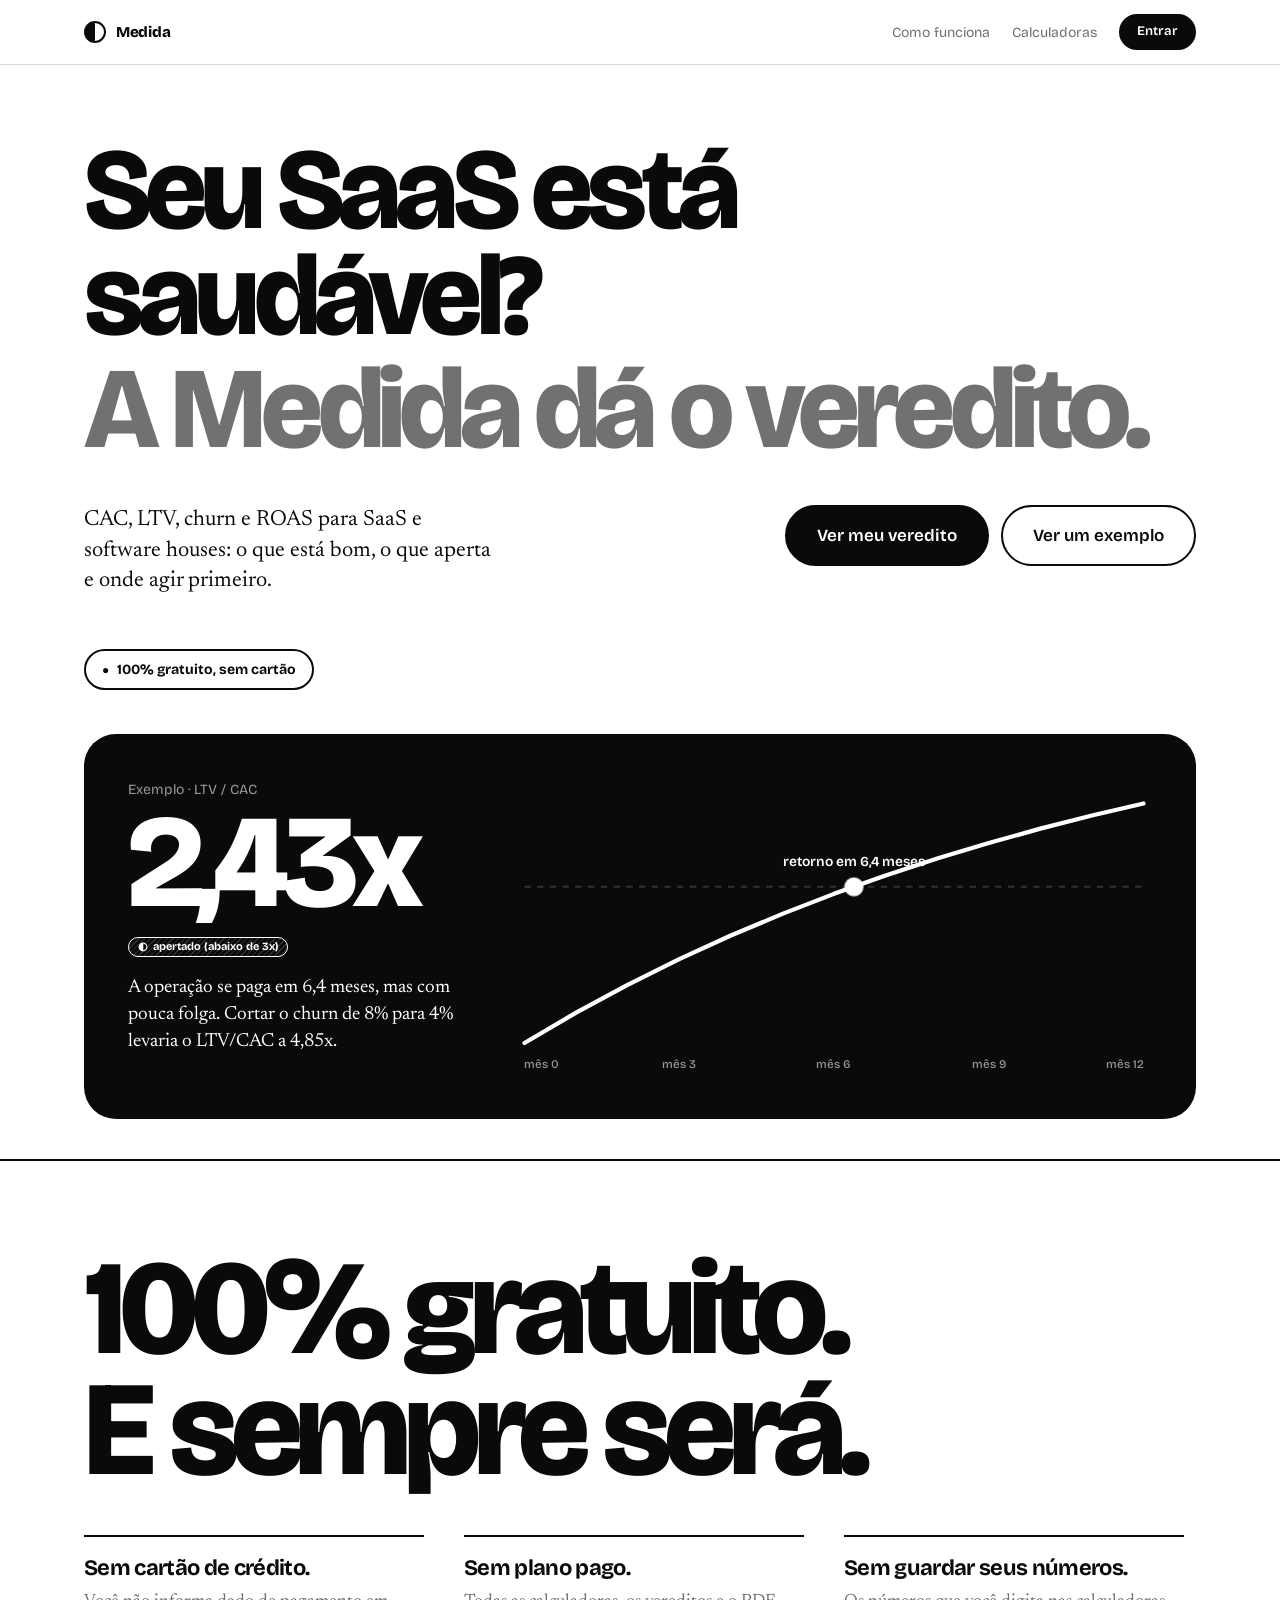
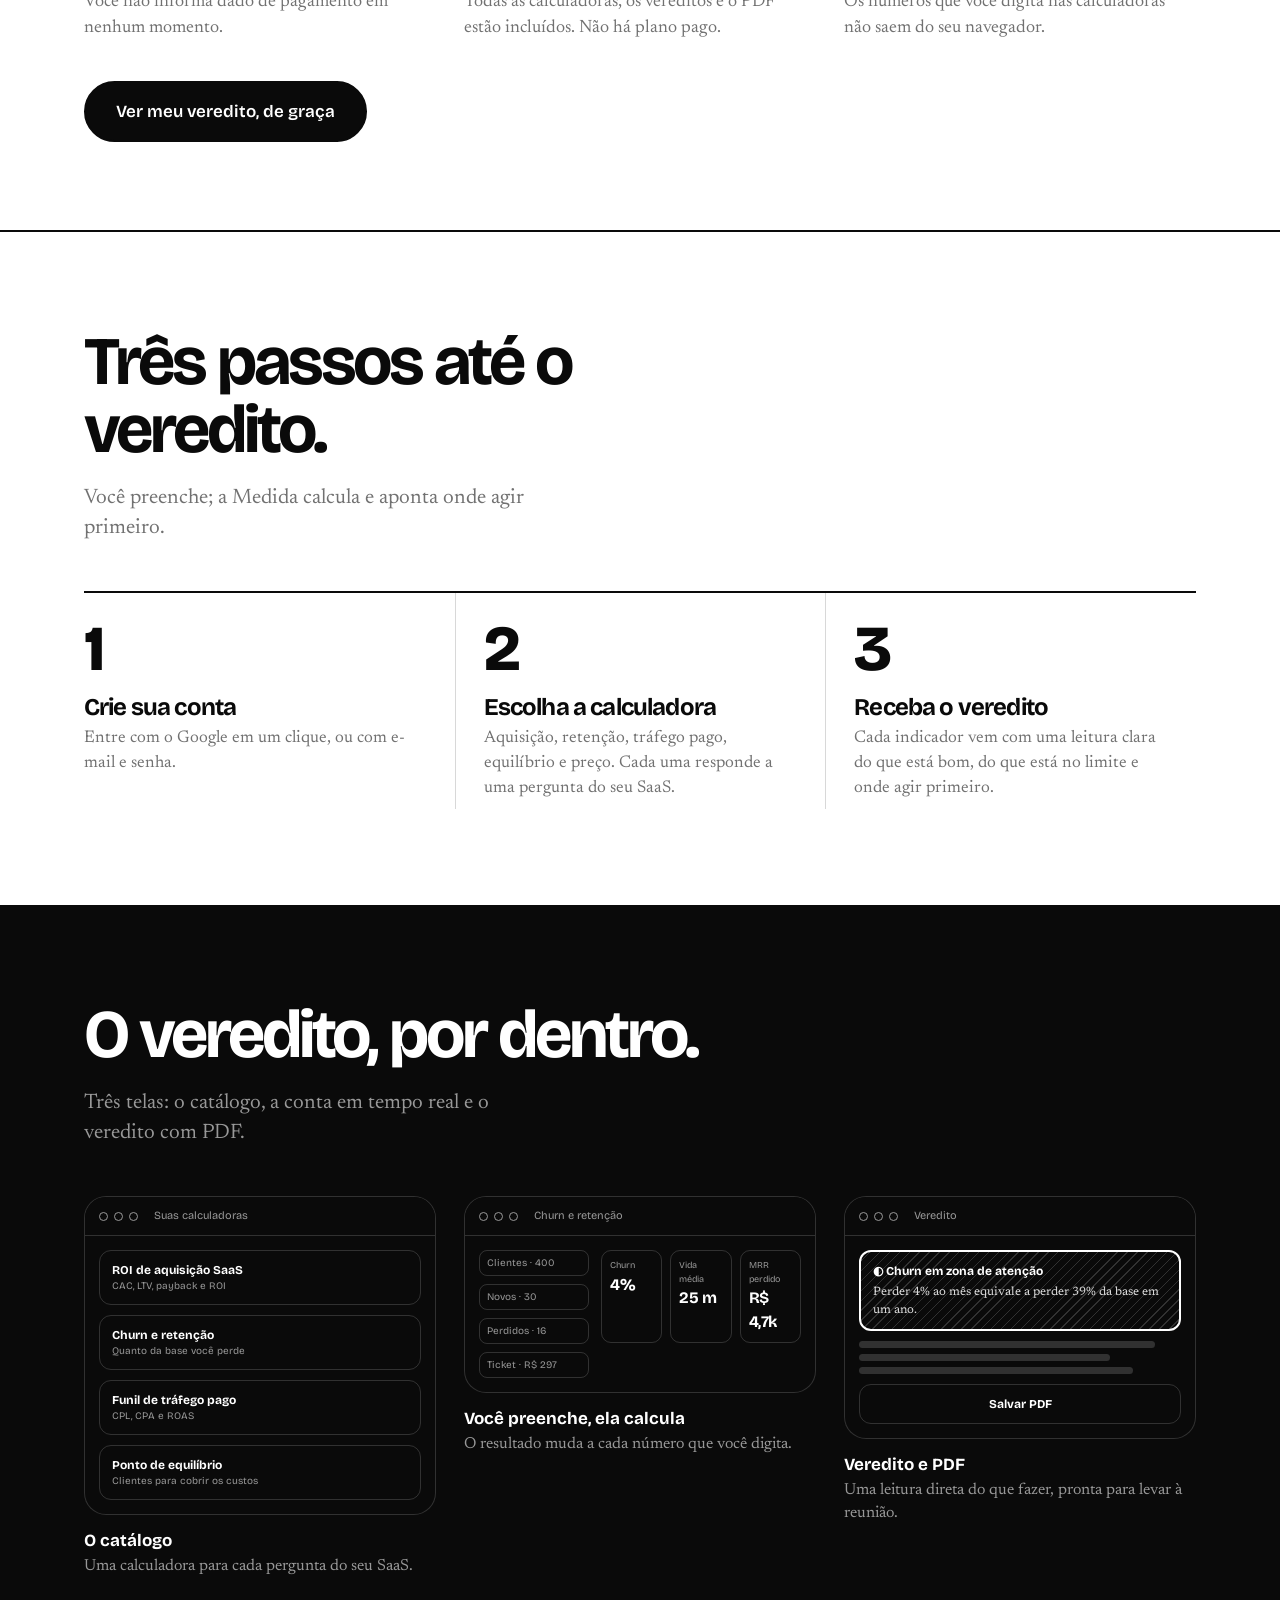
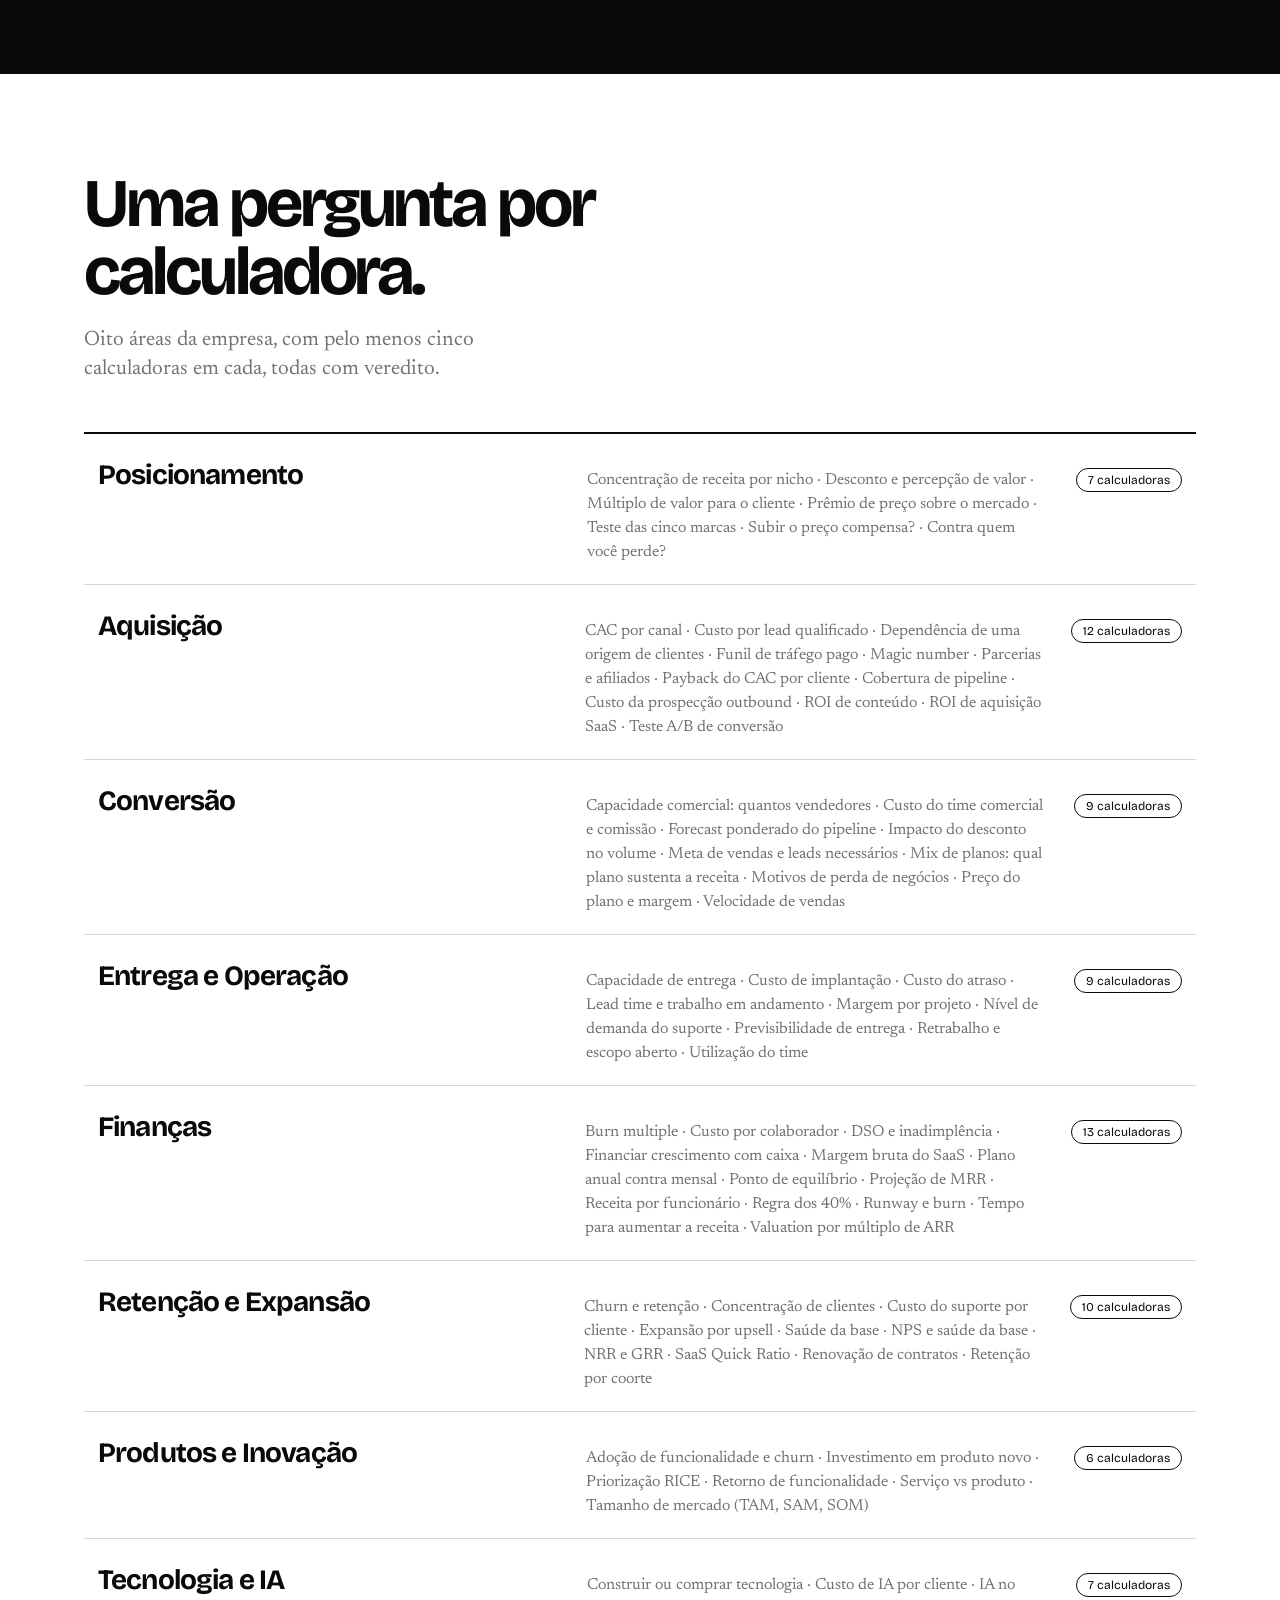
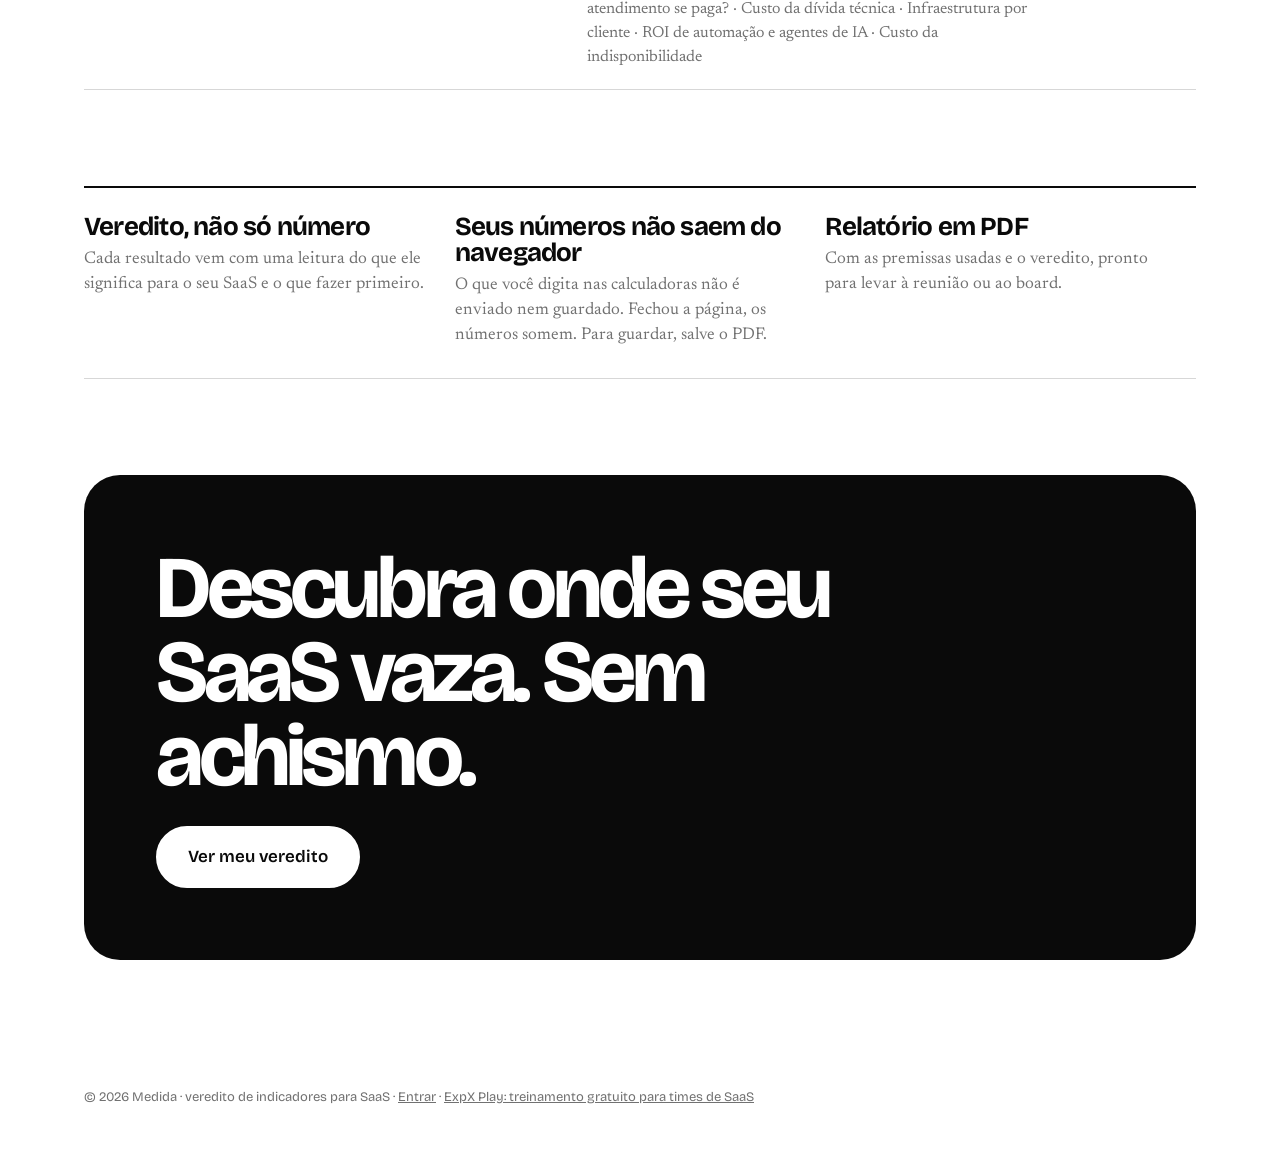
<file: index.html>
<!doctype html>
<html lang="pt-BR">
<head>
<meta charset="utf-8">
<meta name="viewport" content="width=device-width, initial-scale=1">
<title>Medida · o veredito dos indicadores do seu SaaS</title>
<meta name="description" content="Seu CAC, LTV ou churn está bom ou ruim? A Medida calcula e dá o veredito, com o que fazer primeiro. Para SaaS e software houses. Grátis, sem cartão.">
<link rel="icon" type="image/svg+xml" href="assets/marca.svg">
<meta name="theme-color" content="#0b0b0c">
<meta name="apple-mobile-web-app-capable" content="yes">
<meta name="apple-mobile-web-app-status-bar-style" content="black-translucent">
<meta name="apple-mobile-web-app-title" content="Medida">
<link rel="apple-touch-icon" href="/assets/icons/apple-touch-icon.png">
<link rel="manifest" href="/manifest.webmanifest">
<link rel="preconnect" href="https://fonts.googleapis.com">
<link rel="preconnect" href="https://fonts.gstatic.com" crossorigin>
<link href="https://fonts.googleapis.com/css2?family=Bricolage+Grotesque:opsz,wght@12..96,300..800&family=Newsreader:ital,opsz,wght@0,6..72,400..600;1,6..72,400..600&display=swap" rel="stylesheet">
<link rel="stylesheet" href="css/style.css">
</head>
<body>
<header class="top">
  <div class="wrap in">
    <a class="brand" href="#"><span class="logo"></span>Medida</a>
    <span class="sp"></span>
    <nav>
      <a class="l" href="#como">Como funciona</a>
      <a class="l" href="#calculadoras">Calculadoras</a>
      <a class="btn sm" href="app.html">Entrar</a>
    </nav>
  </div>
</header>

<section class="hero">
  <div class="wrap">
    <h1><span class="ln"><span>Seu SaaS está saudável?</span></span><span class="ln"><span>A Medida dá o veredito.</span></span></h1>
    <div class="row">
      <p class="lead">CAC, LTV, churn e ROAS para SaaS e software houses: o que está bom, o que aperta e onde agir primeiro.</p>
      <div class="cta">
        <a class="btn lg" href="app.html#cadastro">Ver meu veredito</a>
        <a class="btn ghost lg" href="#instr">Ver um exemplo</a>
      </div>
      <span class="selo">100% gratuito, sem cartão</span>
    </div>

    <!-- Este painel roda o mesmo cálculo da calculadora de ROI SaaS: ticket R$ 97, churn 8%, 25 clientes, R$ 10.000 investidos. -->
    <div class="instr inv" id="instr" aria-label="Exemplo: LTV sobre CAC de 2,43x, com retorno do investimento em 6,4 meses">
      <div>
        <div class="lab">Exemplo · LTV / CAC</div>
        <div class="big" id="big">0,00x</div>
        <span class="badge warn">apertado (abaixo de 3x)</span>
        <p class="veredito">A operação se paga em 6,4 meses, mas com pouca folga. Cortar o churn de 8% para 4% levaria o LTV/CAC a 4,85x.</p>
      </div>
      <svg viewBox="0 0 600 280" id="chart" role="img" aria-label="Lucro acumulado por mês, cruzando o zero no mês 6,4"></svg>
    </div>
  </div>
</section>

<section class="free" id="gratis">
  <div class="wrap">
    <h2>100% gratuito.<br>E sempre será.</h2>
    <div class="promessas">
      <p><b>Sem cartão de crédito.</b> Você não informa dado de pagamento em nenhum momento.</p>
      <p><b>Sem plano pago.</b> Todas as calculadoras, os vereditos e o PDF estão incluídos. Não há plano pago.</p>
      <p><b>Sem guardar seus números.</b> Os números que você digita nas calculadoras não saem do seu navegador.</p>
    </div>
    <a class="btn lg" href="app.html#cadastro">Ver meu veredito, de graça</a>
  </div>
</section>

<section class="sec" id="como">
  <div class="wrap">
    <h2 class="t">Três passos até o veredito.</h2>
    <p class="s">Você preenche; a Medida calcula e aponta onde agir primeiro.</p>
    <div class="steps">
      <div class="step"><div class="n">1</div><h3>Crie sua conta</h3><p>Entre com o Google em um clique, ou com e-mail e senha.</p></div>
      <div class="step"><div class="n">2</div><h3>Escolha a calculadora</h3><p>Aquisição, retenção, tráfego pago, equilíbrio e preço. Cada uma responde a uma pergunta do seu SaaS.</p></div>
      <div class="step"><div class="n">3</div><h3>Receba o veredito</h3><p>Cada indicador vem com uma leitura clara do que está bom, do que está no limite e onde agir primeiro.</p></div>
    </div>
  </div>
</section>

<section class="sec inv" id="por-dentro">
  <div class="wrap">
    <h2 class="t">O veredito, por dentro.</h2>
    <p class="s">Três telas: o catálogo, a conta em tempo real e o veredito com PDF.</p>
    <div class="inside">
      <figure>
        <div class="mock" aria-hidden="true"><div class="bar"><i></i><i></i><i></i><u>Suas calculadoras</u></div>
          <div class="body">
            <div class="row"><div><b>ROI de aquisição SaaS</b><small>CAC, LTV, payback e ROI</small></div></div>
            <div class="row"><div><b>Churn e retenção</b><small>Quanto da base você perde</small></div></div>
            <div class="row"><div><b>Funil de tráfego pago</b><small>CPL, CPA e ROAS</small></div></div>
            <div class="row"><div><b>Ponto de equilíbrio</b><small>Clientes para cobrir os custos</small></div></div>
          </div></div>
        <figcaption><b>O catálogo</b>Uma calculadora para cada pergunta do seu SaaS.</figcaption>
      </figure>
      <figure>
        <div class="mock" aria-hidden="true"><div class="bar"><i></i><i></i><i></i><u>Churn e retenção</u></div>
          <div class="body">
            <div class="two"><div class="in-f"><div>Clientes · 400</div><div>Novos · 30</div><div>Perdidos · 16</div><div>Ticket · R$ 297</div></div>
            <div class="k3" style="align-content:start"><div class="k"><small>Churn</small><b>4%</b></div><div class="k"><small>Vida média</small><b>25 m</b></div><div class="k"><small>MRR perdido</small><b>R$ 4,7k</b></div></div></div>
          </div></div>
        <figcaption><b>Você preenche, ela calcula</b>O resultado muda a cada número que você digita.</figcaption>
      </figure>
      <figure>
        <div class="mock" aria-hidden="true"><div class="bar"><i></i><i></i><i></i><u>Veredito</u></div>
          <div class="body">
            <div class="dg w">◐ Churn em zona de atenção<span>Perder 4% ao mês equivale a perder 39% da base em um ano.</span></div>
            <div class="pdf"><div class="ln" style="width:92%"></div><div class="ln" style="width:78%"></div><div class="ln" style="width:85%"></div></div>
            <div class="row" style="justify-content:center"><b>Salvar PDF</b></div>
          </div></div>
        <figcaption><b>Veredito e PDF</b>Uma leitura direta do que fazer, pronta para levar à reunião.</figcaption>
      </figure>
    </div>
  </div>
</section>

<section class="sec" id="calculadoras">
  <div class="wrap">
    <h2 class="t">Uma pergunta por calculadora.</h2>
    <p class="s">Oito áreas da empresa, com pelo menos cinco calculadoras em cada, todas com veredito.</p>
    <div class="list" id="lista"></div>
  </div>
</section>

<section class="sec" style="padding-top:0">
  <div class="wrap">
    <div class="facts">
      <div class="fact"><h3>Veredito, não só número</h3><p>Cada resultado vem com uma leitura do que ele significa para o seu SaaS e o que fazer primeiro.</p></div>
      <div class="fact"><h3>Seus números não saem do navegador</h3><p>O que você digita nas calculadoras não é enviado nem guardado. Fechou a página, os números somem. Para guardar, salve o PDF.</p></div>
      <div class="fact"><h3>Relatório em PDF</h3><p>Com as premissas usadas e o veredito, pronto para levar à reunião ou ao board.</p></div>
    </div>
  </div>
</section>

<section class="sec" style="padding-top:0">
  <div class="wrap"><div class="ctaf inv">
    <h2>Descubra onde seu SaaS vaza. Sem achismo.</h2>
    <a class="btn lg" href="app.html#cadastro">Ver meu veredito</a>
  </div></div>
</section>

<footer class="f"><div class="wrap">© <span id="ano"></span> Medida · veredito de indicadores para SaaS · <a href="app.html">Entrar</a> · <a href="https://www.expxplay.com.br" target="_blank" rel="noopener">ExpX Play: treinamento gratuito para times de SaaS</a></div></footer>

<script src="js/config.js"></script>
<script src="js/core.js"></script>
<script src="js/manifest.js"></script>
<script>
  document.getElementById('ano').textContent = new Date().getFullYear();
  const esc = s => String(s).replace(/[&<>"']/g, c => ({ '&': '&amp;', '<': '&lt;', '>': '&gt;', '"': '&quot;', "'": '&#39;' }[c]));
  carregarCalculadoras().then(() => {
    const areas = {};
    CALCULADORAS.forEach(c => (areas[c.categoria] = areas[c.categoria] || []).push(c.nome));
    document.getElementById('lista').innerHTML = Object.entries(areas).map(([area, nomes]) =>
      `<a class="item" href="app.html#cadastro"><b>${esc(area)}</b><span class="d">${esc(nomes.join(' · '))}</span><span class="tag">${nomes.length} calculadoras</span></a>`).join('');
  });

  /* Instrumento do hero: a mesma conta do ROI SaaS (coorte mês a mês) desenhada com os números do exemplo. */
  (function () {
    const invest = 10000, clientes = 25, ticket = 97, margem = 0.8, churn = 0.08, H = 12;
    const pts = [{ t: 0, v: -invest }];
    let ativos = clientes, acum = -invest, be = NaN;
    for (let t = 1; t <= H; t++) {
      const prev = acum, contrib = ativos * ticket * margem;
      acum += contrib; ativos *= 1 - churn;
      if (isNaN(be) && acum >= 0) be = (t - 1) + (0 - prev) / contrib;
      pts.push({ t, v: acum });
    }
    const W = 600, Hh = 280, m = { l: 8, r: 8, t: 24, b: 30 };
    const min = Math.min(...pts.map(p => p.v)), max = Math.max(...pts.map(p => p.v));
    const x = t => m.l + t / H * (W - m.l - m.r), y = v => m.t + (1 - (v - min) / (max - min)) * (Hh - m.t - m.b);
    const d = pts.map((p, i) => (i ? 'L' : 'M') + x(p.t).toFixed(1) + ',' + y(p.v).toFixed(1)).join(' ');
    const meses = [0, 3, 6, 9, 12].map(t => `<text class="ax" x="${x(t)}" y="${Hh - 6}" text-anchor="${t === 0 ? 'start' : t === H ? 'end' : 'middle'}">mês ${t}</text>`).join('');
    const bx = x(be), by = y(0);
    document.getElementById('chart').innerHTML =
      `<line class="zero" x1="${m.l}" x2="${W - m.r}" y1="${by}" y2="${by}"/>${meses}` +
      `<path class="curva" pathLength="1" d="${d}"/>` +
      `<circle class="be" cx="${bx}" cy="${by}" r="9"/>` +
      `<text class="belab" x="${bx}" y="${by - 20}" text-anchor="middle">retorno em ${be.toFixed(1).replace('.', ',')} meses</text>`;

    const alvo = 2.43, el = document.getElementById('big'), box = document.getElementById('instr');
    const reduz = matchMedia('(prefers-reduced-motion: reduce)').matches;
    const fmt = v => v.toFixed(2).replace('.', ',') + 'x';
    if (reduz) { el.textContent = fmt(alvo); box.classList.add('go'); return; }
    setTimeout(() => {
      box.classList.add('go');
      const t0 = performance.now(), dur = 2200;
      (function passo(n) {
        const k = Math.min(1, (n - t0) / dur);
        el.textContent = fmt(alvo * (1 - Math.pow(1 - k, 3)));
        if (k < 1) requestAnimationFrame(passo);
      })(t0);
    }, 500);
  })();
</script>
<script src="/js/pwa.js" defer></script>
</body>
</html>
</file>
<file: css/style.css>
/* Preto e branco. Status por forma, nunca por cor: ● bom (cheio) · ◐ atenção (hachurado) · ○ ruim (tracejado). */
:root {
  --ink0: #0a0a0a; --paper0: #ffffff;
  --ink: var(--ink0); --paper: var(--paper0);
  --display: "Bricolage Grotesque", "Helvetica Neue", Arial, sans-serif;
  --text: "Newsreader", Georgia, "Times New Roman", serif;
}
@media (prefers-color-scheme: dark) { :root { --ink0: #fafafa; --paper0: #0a0a0a; } }
/* tema manual (js/page-header.js) vence o sistema */
html[data-theme="light"] { --ink0: #0a0a0a; --paper0: #ffffff; color-scheme: light; }
html[data-theme="dark"] { --ink0: #fafafa; --paper0: #0a0a0a; color-scheme: dark; }
:root, .inv { --line: color-mix(in srgb, var(--ink) 16%, transparent); --mute: color-mix(in srgb, var(--ink) 58%, var(--paper)); --soft: color-mix(in srgb, var(--ink) 5%, var(--paper)); }
.inv { --ink: var(--paper0); --paper: var(--ink0); background: var(--paper); color: var(--ink); }

* { box-sizing: border-box; }
[hidden] { display: none !important; }
html { scroll-behavior: smooth; }
body { margin: 0; background: var(--paper); color: var(--ink); font: 15px/1.5 var(--display); -webkit-font-smoothing: antialiased; }
a { color: inherit; }
h1, h2, h3 { font-family: var(--display); letter-spacing: -.035em; line-height: 1; margin: 0; }
:focus-visible { outline: 3px solid var(--ink); outline-offset: 3px; }
.wrap { max-width: 1160px; margin: 0 auto; padding: 0 24px; }
code { background: var(--soft); padding: 1px 6px; border-radius: 6px; font-size: .9em; }

/* botões */
.btn { display: inline-flex; align-items: center; justify-content: center; gap: 8px; font: inherit; font-weight: 600; border: 2px solid var(--ink); border-radius: 999px; padding: 11px 22px; cursor: pointer; background: var(--ink); color: var(--paper); text-decoration: none; transition: transform .15s; }
.btn:hover { transform: translateY(-2px); }
.btn:disabled { opacity: .5; cursor: wait; transform: none; }
.btn.ghost { background: transparent; color: var(--ink); }
.btn.sm { padding: 6px 16px; font-size: 13px; }
.btn.lg { padding: 16px 30px; font-size: 17px; }

/* topo */
.top { position: sticky; top: 0; z-index: 10; background: color-mix(in srgb, var(--paper) 88%, transparent); backdrop-filter: blur(10px); border-bottom: 1px solid var(--line); }
.top .in { display: flex; align-items: center; gap: 14px; height: 64px; }
.brand { display: flex; align-items: center; gap: 10px; font-weight: 800; letter-spacing: -.02em; text-decoration: none; }
.logo { width: 22px; height: 22px; border-radius: 50%; border: 2px solid var(--ink); background: linear-gradient(90deg, var(--ink) 50%, transparent 50%); }
.top .sp { flex: 1; }
.top .user { color: var(--mute); font-size: 13px; max-width: 40vw; overflow: hidden; text-overflow: ellipsis; white-space: nowrap; }
.top nav { display: flex; align-items: center; gap: 22px; }
.top nav a.l { font-size: 14px; text-decoration: none; color: var(--mute); }
.top nav a.l:hover { color: var(--ink); }
@media (max-width: 640px) { .top nav a.l { display: none; } }

/* formulários */
label { display: block; font-size: 13px; font-weight: 500; color: var(--mute); margin-bottom: 5px; }
.field { margin-bottom: 14px; }
.inp { display: flex; align-items: center; border: 1.5px solid var(--line); border-radius: 12px; background: var(--paper); }
.inp:focus-within { border-color: var(--ink); }
.inp span { padding: 0 12px; color: var(--mute); font-size: 13px; }
.inp input { flex: 1; min-width: 0; border: 0; background: transparent; color: var(--ink); font: inherit; font-weight: 600; padding: 11px 12px; outline: none; font-variant-numeric: tabular-nums; }
.inp span + input { padding-left: 0; }
.hint { font-size: 12px; color: var(--mute); margin-top: 4px; }
.check { display: flex; gap: 10px; align-items: center; color: var(--ink); font-size: 14px; }
.check input { width: 18px; height: 18px; accent-color: var(--ink); }
.opt { font-weight: 400; }

/* acesso */
.auth { max-width: 420px; margin: 7vh auto 0; }
.auth .card { padding: 26px; }
.tabs { display: flex; gap: 4px; margin-bottom: 18px; border-bottom: 1.5px solid var(--line); }
.tabs button { flex: 1; font: inherit; font-weight: 500; background: none; border: 0; border-bottom: 3px solid transparent; margin-bottom: -1.5px; padding: 9px; color: var(--mute); cursor: pointer; }
.tabs button.on { color: var(--ink); border-color: var(--ink); font-weight: 700; }
.ou { display: flex; align-items: center; gap: 12px; color: var(--mute); font-size: 12px; margin: 18px 0; }
.ou::before, .ou::after { content: ""; flex: 1; height: 1px; background: var(--line); }
.g { display: inline-grid; place-items: center; width: 20px; height: 20px; border-radius: 50%; border: 2px solid currentColor; font-size: 11px; font-weight: 800; }
.msg { font-size: 13px; border-radius: 12px; padding: 10px 14px; margin-bottom: 14px; border: 2px solid var(--ink); }
.msg.bad { border-style: dashed; }
.msg.good { background: var(--ink); color: var(--paper); }

/* painéis */
.card { background: var(--paper); border: 1.5px solid var(--line); border-radius: 22px; padding: 22px; }
.card h2 { font-size: 13px; font-weight: 600; color: var(--mute); letter-spacing: 0; margin: 0 0 14px; }
.stack > * + * { margin-top: 16px; }
main.page { padding: 36px 24px 80px; max-width: 1160px; margin: 0 auto; }
main.page h1 { font-size: clamp(30px, 4.5vw, 46px); margin-bottom: 8px; }
.sub { font-family: var(--text); font-size: 18px; color: var(--mute); margin: 0 0 24px; max-width: 60ch; line-height: 1.45; }

/* catálogo: lista indexada, não cards */
.cat { font-size: 14px; font-weight: 700; margin: 36px 0 10px; }
.list { border-top: 2px solid var(--ink); }
.item { display: grid; grid-template-columns: minmax(0, 1fr) minmax(0, 1fr) auto; gap: 8px 28px; align-items: baseline; padding: 20px 14px; border-bottom: 1px solid var(--line); text-decoration: none; transition: background .18s, color .18s, padding .18s; }
.item:hover { background: var(--ink); color: var(--paper); padding-left: 26px; }
.item b { font-size: clamp(20px, 2.6vw, 28px); letter-spacing: -.03em; font-weight: 700; }
.item .d { font-family: var(--text); font-size: 16px; color: var(--mute); }
.item:hover .d { color: var(--paper); opacity: .8; }
.item .tag { font-size: 12px; border: 1.5px solid currentColor; border-radius: 99px; padding: 2px 11px; white-space: nowrap; }
@media (max-width: 720px) { .item { grid-template-columns: 1fr; } .item .tag { justify-self: start; order: -1; } }

/* calculadora */
.back { display: inline-block; margin-bottom: 14px; font-size: 13px; color: var(--mute); text-decoration: none; }
.back:hover { color: var(--ink); }
.head { display: flex; align-items: flex-end; gap: 16px; flex-wrap: wrap; margin-bottom: 4px; }
.head .t { flex: 1; min-width: 260px; }
.grid { display: grid; grid-template-columns: 340px 1fr; gap: 20px; align-items: start; }
@media (max-width: 880px) { .grid { grid-template-columns: 1fr; } }

/* diagnóstico: o laudo */
.diag { border-radius: 26px; padding: 28px; border: 2px solid var(--ink); }
.diag h3 { font-size: clamp(24px, 3.4vw, 34px); margin-bottom: 10px; }
.diag h3::before { font-size: .8em; margin-right: 10px; }
.diag p { font-family: var(--text); font-size: 18px; line-height: 1.45; margin: 0 0 12px; max-width: 62ch; }
.diag ul { font-family: var(--text); font-size: 17px; line-height: 1.5; margin: 0; padding-left: 20px; max-width: 66ch; }
.diag li + li { margin-top: 6px; }
.diag.good { background: var(--ink); color: var(--paper); }
.diag.good h3::before { content: "●"; }
.diag.warn { background: repeating-linear-gradient(135deg, transparent 0 9px, var(--line) 9px 10px); }
.diag.warn h3::before { content: "◐"; }
.diag.bad { border-style: dashed; background: repeating-linear-gradient(135deg, transparent 0 5px, var(--line) 5px 6px); }
.diag.bad h3::before { content: "○"; }

.kpis { display: grid; grid-template-columns: repeat(auto-fill, minmax(200px, 1fr)); gap: 1px; background: var(--line); border: 1.5px solid var(--line); border-radius: 22px; overflow: hidden; }
.kpi { background: var(--paper); padding: 16px; }
.kpi .name { font-size: 12px; font-weight: 500; color: var(--mute); }
.kpi .val { font-size: 28px; font-weight: 700; letter-spacing: -.03em; margin: 4px 0; font-variant-numeric: tabular-nums; }
.kpi .note { font-size: 12px; color: var(--mute); line-height: 1.4; }
.badge { display: inline-flex; align-items: center; gap: 5px; font-size: 11px; font-weight: 700; padding: 1px 9px; border-radius: 99px; border: 1.5px solid var(--ink); color: var(--ink); vertical-align: 1px; }
.badge.good { background: var(--ink); color: var(--paper); }
.badge.good::before { content: "●"; }
.badge.warn { background: repeating-linear-gradient(135deg, var(--paper) 0 3px, var(--line) 3px 4px); }
.badge.warn::before { content: "◐"; }
.badge.bad { border-style: dashed; }
.badge.bad::before { content: "○"; }
svg { width: 100%; height: auto; display: block; }
table { width: 100%; border-collapse: collapse; font-size: 13px; font-variant-numeric: tabular-nums; }
th, td { text-align: right; padding: 7px 8px; border-bottom: 1px solid var(--line); }
th:first-child, td:first-child { text-align: left; }
th { color: var(--mute); font-weight: 500; }
td.pos { font-weight: 700; } td.neg { color: var(--mute); }
.scroll { max-height: 300px; overflow: auto; }
.solo-print { display: none; }
.resumo { columns: 2; column-gap: 24px; font-size: 13px; margin: 0; padding: 0; list-style: none; }
.resumo li { display: flex; justify-content: space-between; gap: 8px; border-bottom: 1px solid var(--line); padding: 4px 0; break-inside: avoid; }

/* abertura da calculadora: uma revelação só, quando a pessoa abre */
@keyframes wipe { from { clip-path: inset(0 100% 0 0); } to { clip-path: inset(0 0 0 0); } }
@keyframes up { from { opacity: 0; transform: translateY(10px); } to { opacity: 1; transform: none; } }
#diag.reveal .diag { animation: wipe .8s cubic-bezier(.2, .7, .2, 1) both; }
#kpis.reveal .kpi { animation: up .5s both; animation-delay: calc(var(--i) * 45ms + .35s); }

/* carregando */
#boot { position: fixed; inset: 0; z-index: 50; display: grid; place-items: center; background: var(--paper); transition: opacity .45s; }
#boot.out { opacity: 0; pointer-events: none; }
#boot svg { width: 180px; overflow: visible; }
#boot path { stroke: var(--ink); fill: none; stroke-width: 4; stroke-linecap: round; stroke-dasharray: 1; stroke-dashoffset: 1; animation: draw 1.3s cubic-bezier(.6, 0, .2, 1) infinite; }
#boot line { stroke: var(--line); stroke-width: 2; stroke-dasharray: 5 5; }
@keyframes draw { 0% { stroke-dashoffset: 1; } 70%, 100% { stroke-dashoffset: 0; } }

/* landing */
.hero { padding: 72px 0 40px; }
.hero h1 { font-size: clamp(44px, 9vw, 120px); line-height: .92; letter-spacing: -.05em; font-weight: 800; }
.hero h1 .ln { display: block; overflow: hidden; padding-bottom: .06em; }
.hero h1 .ln > span { display: block; animation: rise .9s cubic-bezier(.2, .8, .2, 1) both; }
.hero h1 .ln:nth-child(2) > span { animation-delay: .12s; color: var(--mute); }
@keyframes rise { from { transform: translateY(105%); } to { transform: none; } }
.hero .row { display: flex; gap: 32px; align-items: flex-end; justify-content: space-between; flex-wrap: wrap; margin-top: 36px; }
.hero p.lead { font-family: var(--text); font-size: 22px; line-height: 1.4; max-width: 34ch; margin: 0; }
.hero .cta { display: flex; gap: 12px; flex-wrap: wrap; }

/* o instrumento: painel invertido que calcula de verdade */
.instr { margin-top: 44px; border-radius: 32px; padding: clamp(22px, 4vw, 44px); display: grid; grid-template-columns: minmax(220px, 340px) 1fr; gap: 32px 48px; align-items: center; }
@media (max-width: 820px) { .instr { grid-template-columns: 1fr; } }
.instr .lab { font-size: 14px; color: var(--mute); margin-bottom: 4px; }
.instr .big { font-size: clamp(72px, 11vw, 132px); font-weight: 800; letter-spacing: -.06em; line-height: .9; font-variant-numeric: tabular-nums; }
.instr .veredito { margin-top: 18px; font-family: var(--text); font-size: 19px; line-height: 1.4; opacity: 0; transition: opacity .6s 2.6s; }
.instr.go .veredito { opacity: 1; }
.instr .badge { margin-top: 14px; opacity: 0; transition: opacity .5s 2.4s; }
.instr.go .badge { opacity: 1; }
.instr svg { overflow: visible; }
.instr .curva { fill: none; stroke: var(--ink); stroke-width: 4; stroke-linecap: round; stroke-linejoin: round; stroke-dasharray: 1; stroke-dashoffset: 1; }
.instr.go .curva { animation: draw2 2s .5s cubic-bezier(.5, 0, .2, 1) forwards; }
@keyframes draw2 { to { stroke-dashoffset: 0; } }
.instr .zero { stroke: var(--line); stroke-width: 2; stroke-dasharray: 6 6; }
.instr .be { transform-box: fill-box; transform-origin: center; transform: scale(0); fill: var(--ink); }
.instr.go .be { animation: pop .5s 1.9s cubic-bezier(.3, 1.6, .5, 1) forwards; }
@keyframes pop { to { transform: scale(1); } }
.instr .belab { font: 600 13px var(--display); fill: var(--ink); opacity: 0; transition: opacity .4s 2.3s; }
.instr.go .belab { opacity: 1; }
.instr .ax { font: 500 11px var(--display); fill: var(--mute); }

.selo { display: inline-flex; align-items: center; gap: 8px; font-weight: 700; font-size: 14px; border: 2px solid var(--ink); border-radius: 999px; padding: 8px 16px; }
.selo::before { content: "●"; font-size: 12px; }
.hero .row { align-items: flex-start; }
.hero .selo { margin-top: 20px; }
.free { padding: 88px 0; border-block: 2px solid var(--ink); }
.free h2 { font-size: clamp(48px, 10.5vw, 150px); line-height: .9; letter-spacing: -.055em; font-weight: 800; margin-bottom: 44px; }
.promessas { display: grid; grid-template-columns: repeat(auto-fit, minmax(240px, 1fr)); gap: 28px; margin-bottom: 40px; }
.promessas p { margin: 0; padding-top: 16px; border-top: 2px solid var(--ink); font-family: var(--text); font-size: 18px; line-height: 1.45; color: var(--mute); max-width: 34ch; }
.promessas b { display: block; font-family: var(--display); font-size: 22px; letter-spacing: -.03em; color: var(--ink); margin-bottom: 4px; }
.free-note { margin: 0 0 16px; padding: 12px 14px; border: 2px solid var(--ink); border-radius: 14px; font-size: 13px; line-height: 1.4; }
.free-note b { display: block; font-size: 15px; letter-spacing: -.02em; }
.print-head { display: none; }
.sec { padding: 96px 0; }
.sec h2.t { font-size: clamp(34px, 5.6vw, 68px); letter-spacing: -.045em; max-width: 16ch; margin-bottom: 20px; }
.sec p.s { font-family: var(--text); font-size: 21px; color: var(--mute); max-width: 40ch; margin: 0 0 48px; line-height: 1.4; }
.inv.sec p.s { color: var(--mute); }
.steps { display: grid; grid-template-columns: repeat(auto-fit, minmax(240px, 1fr)); border-top: 2px solid var(--ink); }
.step { padding: 24px 28px 8px 0; }
.step + .step { padding-left: 28px; border-left: 1px solid var(--line); }
@media (max-width: 720px) { .step + .step { border-left: 0; padding-left: 0; border-top: 1px solid var(--line); } }
.step .n { font-size: 64px; font-weight: 800; letter-spacing: -.06em; line-height: 1; margin-bottom: 14px; }
.step h3 { font-size: 24px; margin-bottom: 8px; }
.step p { margin: 0; font-family: var(--text); font-size: 17px; color: var(--mute); line-height: 1.45; }
.inside { display: grid; grid-template-columns: repeat(auto-fit, minmax(290px, 1fr)); gap: 28px; }
.inside figure { margin: 0; }
.inside figcaption { margin-top: 14px; font-family: var(--text); font-size: 16px; color: var(--mute); line-height: 1.4; }
.inside figcaption b { font-family: var(--display); font-size: 17px; color: var(--ink); display: block; margin-bottom: 2px; }
.facts { display: grid; grid-template-columns: repeat(auto-fit, minmax(260px, 1fr)); gap: 0; border-top: 2px solid var(--ink); }
.fact { padding: 26px 28px 30px 0; border-bottom: 1px solid var(--line); }
.fact h3 { font-size: 26px; margin-bottom: 8px; letter-spacing: -.03em; }
.fact p { margin: 0; font-family: var(--text); font-size: 17px; color: var(--mute); line-height: 1.45; max-width: 36ch; }
.ctaf { text-align: left; padding: clamp(32px, 6vw, 72px); border-radius: 36px; }
.ctaf h2 { font-size: clamp(38px, 7vw, 88px); letter-spacing: -.05em; line-height: .95; max-width: 14ch; margin-bottom: 28px; }
.ctaf .btn { background: var(--ink); color: var(--paper); border-color: var(--ink); }
footer.f { padding: 32px 0 48px; color: var(--mute); font-size: 13px; }

/* prints da plataforma (HTML), usados na landing */
.mock { background: var(--paper); color: var(--ink); border: 1.5px solid var(--line); border-radius: 22px; overflow: hidden; text-align: left; }
.mock .bar { display: flex; align-items: center; gap: 6px; padding: 11px 14px; border-bottom: 1.5px solid var(--line); }
.mock .bar i { width: 9px; height: 9px; border-radius: 50%; border: 1.5px solid var(--mute); }
.mock .bar u { margin-left: 10px; flex: 1; text-decoration: none; font-size: 11px; color: var(--mute); }
.mock .body { padding: 14px; display: grid; gap: 10px; }
.mock .two { display: grid; grid-template-columns: 110px 1fr; gap: 12px; }
.mock .in-f { display: grid; gap: 8px; align-content: start; }
.mock .in-f div { height: 26px; border-radius: 8px; border: 1.5px solid var(--line); font-size: 10px; color: var(--mute); padding: 5px 7px; overflow: hidden; white-space: nowrap; }
.mock .k3 { display: grid; grid-template-columns: repeat(3, 1fr); gap: 8px; }
.mock .k { border: 1.5px solid var(--line); border-radius: 10px; padding: 8px; }
.mock .k small { display: block; font-size: 9px; color: var(--mute); }
.mock .k b { font-size: 16px; letter-spacing: -.03em; }
.mock .dg { border-radius: 12px; padding: 10px 12px; background: var(--ink); color: var(--paper); font-size: 12px; font-weight: 700; }
.mock .dg span { display: block; font-family: var(--text); font-weight: 400; margin-top: 3px; font-size: 12px; opacity: .85; }
.mock .dg.w { background: repeating-linear-gradient(135deg, transparent 0 6px, var(--line) 6px 7px); color: var(--ink); border: 2px solid var(--ink); }
.mock .row { display: flex; align-items: center; gap: 10px; border: 1.5px solid var(--line); border-radius: 12px; padding: 10px 12px; font-size: 12px; }
.mock .row small { display: block; color: var(--mute); font-size: 10px; }
.mock .pdf { display: grid; gap: 6px; }
.mock .pdf .ln { height: 7px; border-radius: 4px; background: var(--line); }

@media (prefers-reduced-motion: reduce) {
  *, *::before, *::after { animation-duration: .001s !important; animation-delay: 0s !important; transition-duration: .001s !important; transition-delay: 0s !important; }
  #boot path { animation: none; stroke-dashoffset: 0; }
}

/* PDF (impressão): sem áreas pretas para economizar tinta */
@media print {
  @page { margin: 14mm; }
  :root { --ink: #000; --paper: #fff; --mute: #555; --line: #ccc; --soft: #f3f3f3; }
  body { font-size: 12px; }
  .top, .back, .sem-print, #formCard, #boot { display: none !important; }
  .solo-print { display: block; }
  .print-head { display: flex; justify-content: space-between; align-items: center; padding-bottom: 12px; margin-bottom: 18px; border-bottom: 3px solid #000; font-size: 13px; }
  .print-head .brand { font-size: 18px; }
  .logo { -webkit-print-color-adjust: exact; print-color-adjust: exact; }
  main.page h1 { font-size: 34px; }
  .sub { font-size: 14px; }
  .print-foot { margin-top: 22px; padding-top: 10px; border-top: 1px solid #ccc; font-size: 10px; color: #555; }
  .grid { display: block; }
  main.page { padding: 0; max-width: none; }
  .diag { -webkit-print-color-adjust: exact; print-color-adjust: exact; animation: none !important; clip-path: none !important; }
  .diag.good { background: #fff; color: #000; border-width: 3px; }
  .diag p, .diag ul { font-size: 13px; }
  .kpi { break-inside: avoid; animation: none !important; opacity: 1 !important; }
  .scroll { max-height: none; overflow: visible; }
  .stack > * + * { margin-top: 12px; }
  section.card { break-inside: avoid; }
}

/* ===== App: estrutura de produto (menu lateral, busca, chat) ===== */
#shell { display: grid; grid-template-columns: 272px minmax(0, 1fr); min-height: 100vh; }
.side { position: sticky; top: 0; height: 100vh; overflow: auto; border-right: 1px solid var(--line); padding: 18px 14px; display: flex; flex-direction: column; gap: 14px; background: var(--paper); }
.side .brand { padding: 4px 8px; }
.buscar { display: flex; align-items: center; gap: 10px; width: 100%; font: inherit; font-size: 14px; color: var(--mute); background: var(--soft); border: 1.5px solid var(--line); border-radius: 12px; padding: 9px 12px; cursor: pointer; text-align: left; }
.buscar:hover { border-color: var(--ink); color: var(--ink); }
.buscar .k { margin-left: auto; }
kbd { font: 600 11px var(--display); border: 1.5px solid var(--line); border-radius: 6px; padding: 1px 6px; color: var(--mute); background: var(--paper); }
.side nav a { display: flex; justify-content: space-between; align-items: center; gap: 8px; padding: 8px 10px; border-radius: 10px; text-decoration: none; font-weight: 500; font-size: 14px; }
.side nav a:hover { background: var(--soft); }
.side nav a.on { background: var(--ink); color: var(--paper); font-weight: 700; }
.side nav a small { opacity: .6; font-size: 12px; font-weight: 500; }
.side-h { font-size: 12px; font-weight: 700; color: var(--mute); margin: 14px 10px 4px; }
.side-foot { margin-top: auto; display: flex; align-items: center; gap: 8px; font-size: 12px; color: var(--mute); border-top: 1px solid var(--line); padding-top: 12px; }
.side-foot span { flex: 1; overflow: hidden; text-overflow: ellipsis; white-space: nowrap; }
.main { min-width: 0; }
.bar { display: none; align-items: center; gap: 10px; padding: 10px 16px; border-bottom: 1px solid var(--line); position: sticky; top: 0; background: var(--paper); z-index: 5; }
.crumb { flex: 1; font-size: 13px; color: var(--mute); overflow: hidden; text-overflow: ellipsis; white-space: nowrap; }
#scrim { display: none; }
#shell .page { max-width: 1120px; }
@media (max-width: 900px) {
  #shell { display: block; }
  .side { position: fixed; inset: 0 auto 0 0; width: 286px; z-index: 30; transform: translateX(-100%); transition: transform .25s; }
  .side.open { transform: none; box-shadow: 0 0 0 100vmax color-mix(in srgb, var(--ink) 35%, transparent); }
  .bar { display: flex; }
}

/* início */
.hello h1 { font-size: clamp(32px, 5vw, 56px); letter-spacing: -.045em; line-height: 1; margin-bottom: 8px; }
.hello p { font-family: var(--text); font-size: 19px; color: var(--mute); margin: 0 0 24px; max-width: 52ch; }
.home-grid { display: grid; grid-template-columns: minmax(0, 1.1fr) minmax(0, 1fr); gap: 20px; align-items: start; }
@media (max-width: 980px) { .home-grid { grid-template-columns: 1fr; } }
.chat { display: flex; flex-direction: column; border: 1.5px solid var(--line); border-radius: 26px; height: min(600px, 72vh); overflow: hidden; }
.thread { flex: 1; overflow-y: auto; padding: 18px; display: flex; flex-direction: column; gap: 12px; }
.m { max-width: 92%; padding: 11px 15px; border-radius: 18px; line-height: 1.45; }
.m.u { align-self: flex-end; background: var(--ink); color: var(--paper); border-bottom-right-radius: 5px; font-weight: 500; }
.m.a { align-self: flex-start; background: var(--soft); border-bottom-left-radius: 5px; font-family: var(--text); font-size: 17px; }
.m.a b { font-family: var(--display); font-weight: 700; letter-spacing: -.02em; }
.m.a a.lk { text-decoration: underline; text-underline-offset: 3px; }
.chips { display: flex; flex-wrap: wrap; gap: 8px; margin-top: 10px; }
.chip { font: inherit; font-family: var(--display); font-size: 13px; font-weight: 500; color: var(--ink); background: var(--paper); border: 1.5px solid var(--line); border-radius: 999px; padding: 6px 13px; cursor: pointer; }
.chip:hover { border-color: var(--ink); background: var(--ink); color: var(--paper); }
.m .acoes { margin-top: 10px; }
.dots { display: inline-flex; gap: 4px; padding: 4px 0; }
.dots i { width: 7px; height: 7px; border-radius: 50%; background: var(--mute); animation: bounce 1s infinite; }
.dots i:nth-child(2) { animation-delay: .15s; } .dots i:nth-child(3) { animation-delay: .3s; }
@keyframes bounce { 0%, 60%, 100% { transform: none; opacity: .4; } 30% { transform: translateY(-4px); opacity: 1; } }
.comp { display: flex; gap: 8px; padding: 12px; border-top: 1.5px solid var(--line); align-items: flex-end; }
.comp textarea { flex: 1; resize: none; font: inherit; color: var(--ink); background: var(--soft); border: 1.5px solid var(--line); border-radius: 18px; padding: 11px 15px; max-height: 120px; outline: none; }
.comp textarea:focus { border-color: var(--ink); }
.comp .btn { padding: 11px 18px; }

.painel { position: sticky; top: 20px; }
.painel h2 { font-size: 13px; font-weight: 600; color: var(--mute); margin: 0 0 10px; letter-spacing: 0; }
.sugs { display: grid; gap: 10px; }
.sug { display: block; border: 1.5px solid var(--line); border-radius: 18px; padding: 14px 16px; text-decoration: none; transition: background .18s, color .18s, transform .18s; animation: up .4s both; animation-delay: calc(var(--i, 0) * 60ms); }
.sug:hover { background: var(--ink); color: var(--paper); transform: translateX(3px); }
.sug b { display: block; font-size: 17px; letter-spacing: -.025em; margin: 4px 0 3px; }
.sug .d { font-family: var(--text); font-size: 15px; color: var(--mute); line-height: 1.4; display: block; }
.sug:hover .d { color: var(--paper); opacity: .85; }
.sug .t { display: flex; gap: 8px; align-items: center; font-size: 12px; color: var(--mute); }
.sug:hover .t { color: var(--paper); }
.sug .badge { color: inherit; }
.sug:hover .badge.good { background: var(--paper); color: var(--ink); }
.sec-h { font-size: 22px; font-weight: 700; letter-spacing: -.03em; margin: 40px 0 14px; }
.areas { display: grid; grid-template-columns: repeat(auto-fill, minmax(230px, 1fr)); gap: 12px; }
.acard { display: block; border: 1.5px solid var(--line); border-radius: 18px; padding: 16px; text-decoration: none; transition: background .18s, color .18s; }
.acard:hover { background: var(--ink); color: var(--paper); }
.acard b { display: block; font-size: 18px; letter-spacing: -.025em; margin-bottom: 4px; }
.acard span { font-family: var(--text); font-size: 15px; color: var(--mute); display: block; line-height: 1.4; }
.acard:hover span { color: var(--paper); opacity: .85; }
.acard small { display: block; margin-top: 10px; font-size: 12px; font-weight: 600; }
.area-head h1 { font-size: clamp(30px, 4.6vw, 52px); letter-spacing: -.045em; margin-bottom: 6px; }
.grid-sugs { display: grid; grid-template-columns: repeat(auto-fill, minmax(290px, 1fr)); gap: 12px; }

/* busca rápida (Ctrl/⌘ K) */
#palette { position: fixed; inset: 0; z-index: 40; background: color-mix(in srgb, var(--ink) 45%, transparent); display: grid; place-items: start center; padding-top: 12vh; }
.pal { width: min(640px, 92vw); background: var(--paper); border: 2px solid var(--ink); border-radius: 22px; overflow: hidden; }
.pal input { width: 100%; border: 0; border-bottom: 1.5px solid var(--line); background: transparent; color: var(--ink); font: inherit; font-size: 18px; padding: 18px 20px; outline: none; }
#pr { max-height: 46vh; overflow-y: auto; padding: 8px; }
.pi { display: flex; justify-content: space-between; gap: 12px; align-items: baseline; padding: 10px 12px; border-radius: 12px; cursor: pointer; text-decoration: none; }
.pi b { font-size: 15px; letter-spacing: -.02em; }
.pi small { color: var(--mute); font-size: 12px; white-space: nowrap; }
.pi.on { background: var(--ink); color: var(--paper); }
.pi.on small { color: var(--paper); opacity: .7; }
.pvazio { padding: 18px 14px; color: var(--mute); font-size: 14px; }
.pal-foot { display: flex; gap: 16px; padding: 10px 18px; border-top: 1.5px solid var(--line); font-size: 12px; color: var(--mute); }

@media print {
  #shell { display: block; }
  .side, .bar, .page-header, #palette, #scrim, #topAuth { display: none !important; }
}
.m .btn, .m .chip { font-family: var(--display); }

/* ===== Largura total no app + dashboard das calculadoras ===== */
#shell .page { max-width: none; padding: 28px clamp(16px, 2.4vw, 40px) 64px; }
#shell .grid { grid-template-columns: 340px minmax(0, 1fr); }
@media (max-width: 880px) { #shell .grid { grid-template-columns: 1fr; } }
.kpis .kpi:first-child { grid-column: span 2; }
.kpis .kpi:first-child .val { font-size: 40px; letter-spacing: -.04em; }
@media (max-width: 520px) { .kpis .kpi:first-child { grid-column: auto; } }
.kpis { grid-template-columns: repeat(auto-fill, minmax(190px, 1fr)); }
.paineis { display: grid; grid-template-columns: repeat(auto-fit, minmax(min(100%, 430px), 1fr)); gap: 16px; }
.pc { border: 1.5px solid var(--line); border-radius: 22px; padding: 18px 20px; background: var(--paper); break-inside: avoid; min-width: 0; }
.pc.largo { grid-column: 1 / -1; }
.pc h2 { font-size: 13px; font-weight: 600; color: var(--mute); margin: 0 0 12px; letter-spacing: 0; }
.pc .pn { font-family: var(--text); font-size: 14px; color: var(--mute); margin: -4px 0 12px; line-height: 1.4; }
.tw { overflow: auto; max-height: 360px; }

/* barras horizontais, funil, composição */
.bars, .fun { display: grid; gap: 10px; }
.br, .fr { display: grid; grid-template-columns: minmax(84px, 30%) 1fr auto; gap: 12px; align-items: center; font-size: 13px; }
.bl, .fl { color: var(--ink); font-weight: 500; line-height: 1.25; }
.bt, .ft { position: relative; height: 22px; background: var(--soft); border-radius: 7px; overflow: hidden; }
.bv { font-variant-numeric: tabular-nums; font-weight: 700; min-width: 64px; text-align: right; }
.b { position: absolute; left: 0; top: 0; bottom: 0; border-radius: 7px; }
.cheio { background: var(--ink); }
.hachurado { background: repeating-linear-gradient(135deg, var(--ink) 0 2px, transparent 2px 6px); box-shadow: inset 0 0 0 1.5px var(--ink); }
.pontilhado { background: radial-gradient(var(--ink) 1.3px, transparent 1.5px) 0 0 / 6px 6px; box-shadow: inset 0 0 0 1.5px var(--ink); }
.vazado { background: transparent; box-shadow: inset 0 0 0 2px var(--ink); }
.cinza { background: color-mix(in srgb, var(--ink) 35%, var(--paper)); }
.meta { position: absolute; top: -3px; bottom: -3px; width: 0; border-left: 2.5px dashed var(--ink); }
.meta.inl { position: static; display: inline-block; height: 12px; vertical-align: middle; }
.bleg { font-size: 12px; color: var(--mute); margin-top: 2px; }
.fc { font-size: 12px; color: var(--mute); padding-left: calc(30% + 12px); margin: -4px 0; }
.comp-bar { display: flex; height: 30px; border-radius: 10px; overflow: hidden; gap: 2px; background: var(--paper); }
.seg { display: block; min-width: 2px; }
.leg { list-style: none; margin: 14px 0 0; padding: 0; display: grid; gap: 8px; }
.leg li { display: grid; grid-template-columns: 18px 1fr auto auto; gap: 10px; align-items: center; font-size: 13px; }
.leg li b { font-variant-numeric: tabular-nums; }
.leg li small { color: var(--mute); min-width: 38px; text-align: right; }
.sw { width: 16px; height: 16px; border-radius: 4px; display: block; }
.leg.h { display: flex; flex-wrap: wrap; gap: 16px; margin: 0 0 10px; }
.leg.h li { display: flex; gap: 8px; }

/* linha e cascata */
.chart { width: 100%; height: auto; overflow: visible; }
.chart .gl { stroke: var(--line); stroke-width: 1; }
.chart .zl { stroke: var(--mute); stroke-width: 1.5; stroke-dasharray: 5 4; }
.chart .ax { font: 500 11px var(--display); fill: var(--mute); }
.chart .mt { font: 700 12px var(--display); fill: var(--ink); }
.chart .ln { fill: none; stroke: var(--ink); stroke-width: 3; stroke-linecap: round; stroke-linejoin: round; }
.chart .ln.dash { stroke-width: 2.5; stroke-dasharray: 8 5; }
.chart .ln.dot { stroke-width: 2.5; stroke-dasharray: 1 6; }
.chart .mk { fill: var(--paper); stroke: var(--ink); stroke-width: 3; }
.chart .cn { stroke: var(--mute); stroke-width: 1; stroke-dasharray: 3 3; }
.chart .cb.cheio { fill: var(--ink); }
.chart .cb.hachurado { fill: url(#pHatch); stroke: var(--ink); stroke-width: 1.5; }
.chart .cb.vazado { fill: none; stroke: var(--ink); stroke-width: 2; }
.eixo-x { text-align: center; font-size: 12px; color: var(--mute); margin-top: 2px; }
.leg.h svg .ln { stroke: var(--ink); fill: none; }
@media print { .pc { break-inside: avoid; } .paineis { display: block; } .pc { margin-bottom: 12px; } }

/* CTA discreto: ExpX Play (rodapé do menu, acima do usuário) */
.play { display: block; text-decoration: none; border: 1.5px solid var(--line); border-radius: 14px; padding: 12px 13px; transition: border-color .15s, background .15s; }
.play:hover { border-color: var(--ink); background: var(--soft); }
.play b { display: block; font-size: 14px; letter-spacing: -.02em; }
.play span { display: block; font-family: var(--text); font-size: 14px; color: var(--mute); line-height: 1.35; margin: 3px 0 6px; }
.play small { font-size: 12px; font-weight: 600; text-decoration: underline; text-underline-offset: 3px; }
.side .play { margin-top: auto; }
.side .play + .side-foot { margin-top: 12px; }
.leg.h svg .ln.dash { stroke-dasharray: 8 5; }
.leg.h svg .ln.dot { stroke-dasharray: 1 6; }
.acoes-head { display: flex; gap: 8px; flex-wrap: wrap; }

/* quadro branco */
.q-comandos { display: flex; flex: 0 0 auto; width: 100%; min-width: 0; align-items: center; gap: 10px; padding: 7px; margin-bottom: 10px; border: 1px solid var(--line); border-radius: 12px; background: var(--paper); overflow-x: auto; scrollbar-width: thin; }
.q-paginas, .q-paginacao, .q-documento, .q-grupo { display: flex; flex: 0 0 auto; align-items: center; gap: 2px; }
.q-paginas { padding-right: 10px; border-right: 1px solid var(--line); }
.q-documento { padding-left: 10px; border-left: 1px solid var(--line); }
.q-paginacao select { width: 90px; font: inherit; font-size: 12px; font-weight: 600; padding: 6px 2px; border: 0; border-radius: 6px; background: var(--paper); color: var(--ink); cursor: pointer; }
#quadro .q-btn { position: relative; display: inline-flex; align-items: center; justify-content: center; gap: 6px; height: 32px; padding: 0 8px; border: 1px solid transparent; border-radius: 7px; background: transparent; color: var(--ink); font: 500 12px/1 var(--display); cursor: pointer; white-space: nowrap; list-style: none; }
#quadro .q-btn:hover:not(:disabled), #quadro .q-menu[open] > summary { background: var(--soft); border-color: var(--line); }
#quadro .q-btn:disabled { opacity: .3; cursor: default; }
#quadro .q-btn.on { background: var(--ink); color: var(--paper); }
#quadro .q-btn.q-icon { width: 32px; flex: 0 0 32px; padding: 0; }
.q-icon > span { position: absolute; width: 1px; height: 1px; padding: 0; margin: -1px; overflow: hidden; clip-path: inset(50%); white-space: nowrap; }
.q-icon > svg ~ svg { display: none; }
.q-comandos svg, .q-conexao svg { width: 17px; height: 17px; flex: 0 0 17px; fill: none; stroke: currentColor; stroke-width: 1.6; stroke-linecap: round; stroke-linejoin: round; }
#qSalaBtn.ao-vivo { position: relative; }
#qSalaBtn.ao-vivo::after { content: ''; position: absolute; top: 3px; right: 3px; width: 5px; height: 5px; border-radius: 50%; background: var(--ink); box-shadow: 0 0 0 2px var(--paper); }
.q-menu > summary::-webkit-details-marker { display: none; }
.q-menu-painel { position: fixed; left: var(--q-menu-x, 12px); top: var(--q-menu-y, 80px); z-index: 60; width: 240px; max-width: calc(100vw - 24px); max-height: calc(100dvh - var(--q-menu-y, 80px) - 12px); overflow-y: auto; padding: 8px; border: 1px solid var(--line); border-radius: 12px; background: var(--paper); color: var(--ink); box-shadow: 0 12px 36px #0002; }
.q-menu-titulo { display: block; margin: 4px 8px 8px; font-size: 10px; font-weight: 600; letter-spacing: .08em; text-transform: uppercase; color: var(--mute); }
.q-menu-painel button { display: flex; align-items: center; gap: 9px; width: 100%; min-height: 36px; padding: 8px; border: 0; border-radius: 6px; background: transparent; color: var(--ink); font: 500 12px var(--display); text-align: left; cursor: pointer; }
.q-menu-painel button:hover { background: var(--soft); }
.q-menu-painel button:disabled { opacity: .45; cursor: wait; }
.q-menu-painel small { margin-left: auto; color: var(--mute); font-size: 10px; }
.q-menu-ajuda { margin: 4px 8px; color: var(--mute); font-size: 11px; }
.q-formas { display: grid; grid-template-columns: 1fr 1fr; gap: 2px; padding-bottom: 10px; margin-bottom: 10px; border-bottom: 1px solid var(--line); }
.q-inserir-painel, .q-conexao { width: 340px; max-height: min(560px, calc(100dvh - var(--q-menu-y, 80px) - 12px)); }
.q-biblioteca { margin: 0 0 12px; padding-bottom: 10px; border-bottom: 1px solid var(--line); }
.q-busca-elementos { position: sticky; top: 0; z-index: 2; width: 100%; padding: 9px 10px; margin-bottom: 8px; border: 1px solid var(--line); border-radius: 7px; background: var(--paper); color: var(--ink); font: 12px var(--display); }
.q-elementos-grupo + .q-elementos-grupo { margin-top: 12px; }
.q-elementos-lista { display: grid; grid-template-columns: minmax(0, 1fr) minmax(0, 1fr); gap: 2px; }
.q-elementos-lista button { min-width: 0; }
.qn.estrategia { display: flex; align-items: center; justify-content: center; padding: 18px; }
.q-conteudo { width: 100%; }
.q-simbolo { display: block; width: 32px; height: 32px; margin: 0 auto 10px; }
.q-elementos-lista .q-simbolo { margin: 0; }
.q-salvo { font-size: 12px; color: var(--mute); }
.q-rodape { display: flex; flex: 0 0 auto; align-items: center; gap: 16px; padding: 9px 3px 0; }
#qSalvo { font-size: 10px; }
#qExportStatus { font-size: 10px; }
#qExportStatus:empty { display: none; }
.q-rodape .q-dica { position: static; margin: 0 0 0 auto; font-size: 10px; }
.q-export-medida { position: fixed; left: -100000px; top: 0; visibility: hidden; pointer-events: none; }
#shell:has(#quadro:not([hidden])) > .main { display: flex; flex-direction: column; height: 100dvh; }
#shell main.page.larga { display: flex; flex: 1; flex-direction: column; width: 100%; min-height: 0; max-width: none; margin: 0; padding: 12px; }
#quadro:not([hidden]) { display: flex; flex: 1; flex-direction: column; min-width: 0; min-height: 0; }
#quadro > .q-tela { flex: 1; min-height: 0; height: auto; border-width: 1px; border-radius: 12px; }
.q-barra { display: flex; flex: 1 0 auto; align-items: center; gap: 10px; }
.q-grupo + .q-grupo, .q-edicao { border-left: 1px solid var(--line); padding-left: 10px; }
.q-fonte { padding-left: 10px; border-left: 1px solid var(--line); }
#quadro .q-fonte .q-btn { width: 30px; padding: 0; font-size: 14px; font-weight: 600; }
#qFonte { width: 40px; min-width: 40px; height: 30px; padding: 3px 2px; border: 1px solid var(--line); border-radius: 6px; background: var(--paper); color: var(--ink); font: 500 12px var(--display); font-variant-numeric: tabular-nums; text-align: center; appearance: textfield; }
#qFonte::-webkit-inner-spin-button, #qFonte::-webkit-outer-spin-button { appearance: none; margin: 0; }
#qFonte:disabled { opacity: .3; }
#quadro [data-alinhar][aria-pressed="true"], #quadro [data-alinhar-vertical][aria-pressed="true"] { background: var(--ink); color: var(--paper); }
.q-barra select { width: 100%; font: inherit; font-size: 12px; padding: 8px; border: 1px solid var(--line); border-radius: 6px; background: var(--paper); color: var(--ink); }
#quadro .q-cores { gap: 1px; padding: 0; border: 0; }
#quadro .q-cor { width: 24px; height: 28px; border-radius: 6px; }
#quadro .q-cor::before { width: 14px; height: 14px; }
.q-zoom { display: inline-flex; flex: 0 0 auto; align-items: center; gap: 0; font-size: 11px; }
.q-zoom b { min-width: 38px; text-align: center; font-weight: 500; font-variant-numeric: tabular-nums; }
@media (max-width: 760px) { .q-rodape .q-dica { display: none; } .q-rodape { gap: 8px; flex-wrap: wrap; } }
@media (pointer: coarse) { #quadro .q-btn.q-icon { width: 38px; height: 38px; flex-basis: 38px; } #quadro .q-cor { width: 30px; height: 38px; } }
.q-tela { position: relative; height: calc(100vh - 92px); min-height: 420px; overflow: hidden; border: 2px solid var(--ink); border-radius: 16px; background: var(--paper); touch-action: none; cursor: grab; user-select: none; -webkit-user-select: none; }
.q-tela:active { cursor: grabbing; }
.q-grade { position: absolute; inset: 0; background-image: radial-gradient(circle, var(--line) 1.5px, transparent 1.6px); background-size: 24px 24px; pointer-events: none; }
.q-mundo { position: absolute; left: 0; top: 0; width: 0; height: 0; transform-origin: 0 0; }
.q-setas { position: absolute; left: -10000px; top: -10000px; width: 20000px; height: 20000px; max-width: none; pointer-events: none; color: var(--ink); }
.q-setas .vis { stroke: currentColor; stroke-width: 2; }
.q-setas .hit { stroke: transparent; stroke-width: 16; cursor: pointer; pointer-events: stroke; }
.q-setas .sel .vis { stroke-width: 4; }
.q-setas .qtemp { stroke: currentColor; stroke-width: 2; stroke-dasharray: 6 5; }
.q-dica { position: absolute; left: 14px; bottom: 10px; margin: 0; font-size: 12px; color: var(--mute); pointer-events: none; }
.qn { position: absolute; min-width: 120px; max-width: 280px; padding: 14px 18px; background: var(--q-fundo, var(--paper)); color: var(--q-texto, var(--ink)); border: 2px solid var(--ink); border-radius: 14px; text-align: var(--q-alinhamento, center); font-weight: 600; cursor: move; }
.qn .qt { outline: none; white-space: pre-wrap; overflow-wrap: anywhere; min-height: 1.2em; font-size: var(--q-fonte, inherit); }
.qn .qt[contenteditable="true"], .qn .qt[contenteditable="plaintext-only"] { cursor: text; }
.qn.nota { background: var(--q-fundo, var(--soft)); border-style: dashed; border-radius: 4px; font-weight: 500; text-align: var(--q-alinhamento, left); min-width: 150px; min-height: 90px; }
.qn.circulo, .qn.losango, .qn.triangulo { display: flex; align-items: center; justify-content: center; padding: 22px; }
.qn.circulo .qt, .qn.losango .qt, .qn.triangulo .qt { width: 100%; }
.qn.losango .qt { max-width: 70%; }
.qn.circulo { border-radius: 50%; min-width: 130px; min-height: 130px; }
/* formas vazadas: o preenchimento é translúcido, então a interseção entre duas formas fica mais escura (Venn) */
.qn.circulo { background: var(--q-fundo, color-mix(in srgb, var(--ink) 8%, transparent)); }
.qn.losango, .qn.triangulo { border-color: transparent; background: transparent; min-width: 120px; min-height: 90px; }
.qn .qf { position: absolute; inset: 0; width: 100%; height: 100%; overflow: visible; pointer-events: none; }
.qn .qf polygon { fill: var(--q-fundo, color-mix(in srgb, var(--ink) 8%, transparent)); stroke: var(--ink); stroke-width: 2; vector-effect: non-scaling-stroke; stroke-linejoin: round; }
.qn .qt { position: relative; z-index: 1; }
.qn.triangulo .qt { margin-top: 26%; max-width: 58%; }
.qn[data-vertical] { display: flex; justify-content: center; }
.qn[data-vertical="top"] { align-items: flex-start; }
.qn[data-vertical="center"] { align-items: center; }
.qn[data-vertical="bottom"] { align-items: flex-end; }
.qn[data-vertical] .qt { width: 100%; max-width: 100%; margin-top: 0; flex-shrink: 0; }
.qn.triangulo .qh[data-lado="direita"] { left: 75%; }
.qn.triangulo .qh[data-lado="esquerda"] { left: 25%; }
.qn .qr { position: absolute; right: -7px; bottom: -7px; width: 14px; height: 14px; background: var(--paper); border: 2px solid var(--ink); border-radius: 3px; cursor: nwse-resize; opacity: 0; transition: opacity .12s; z-index: 2; }
.qn:hover .qr, .qn.sel .qr { opacity: 1; }
.qn.texto { border-color: transparent; background: var(--q-fundo, transparent); font-size: 22px; font-weight: 700; letter-spacing: -.02em; }
.qn.sel { box-shadow: 0 0 0 3px var(--paper), 0 0 0 5px var(--ink); }
.qn.texto.sel { border-color: var(--line); }
.qn .qh { position: absolute; width: 14px; height: 14px; transform: translate(-50%, -50%); border-radius: 50%; background: var(--ink); border: 2px solid var(--paper); cursor: crosshair; opacity: 0; transition: opacity .12s; z-index: 2; }
.qn .qh[data-lado="topo"] { left: 50%; top: 0; }
.qn .qh[data-lado="direita"] { left: 100%; top: 50%; }
.qn .qh[data-lado="baixo"] { left: 50%; top: 100%; }
.qn .qh[data-lado="esquerda"] { left: 0; top: 50%; }
.qn:hover .qh, .qn.sel .qh { opacity: 1; }
.qn.q-alvo { outline: 2px dashed var(--ink); outline-offset: 5px; }
.q-conexao { z-index: 110; }
@media print { #quadro .q-comandos, #quadro .q-rodape { display: none !important; } .q-tela { height: auto; border: 0; } }

/* quadro: caneta, traços e painel da sala ao vivo */
.q-tinta { position: absolute; left: -10000px; top: -10000px; width: 20000px; height: 20000px; max-width: none; pointer-events: none; z-index: 3; color: var(--ink); }
.q-tinta path { fill: none; stroke: currentColor; stroke-linecap: round; stroke-linejoin: round; }
.q-tela.caneta { cursor: crosshair; }
#qCaneta.on { background: var(--ink); color: var(--paper); }
.q-cores { display: inline-flex; align-items: center; gap: 2px; padding: 2px 4px; border: 1px solid var(--line); border-radius: 999px; }
.q-cor { display: grid; place-items: center; width: 30px; height: 30px; padding: 0; border: 2px solid transparent; border-radius: 50%; background: transparent; cursor: pointer; }
.q-cor::before { content: ''; width: 18px; height: 18px; border-radius: 50%; background: var(--cor); }
.q-cor:hover { background: var(--soft); }
.q-cor[aria-pressed="true"] { border-color: var(--ink); }
.q-cor:focus-visible { outline: 2px solid var(--ink); outline-offset: 2px; }
#quadro { position: relative; }
body.q-foco { overflow: hidden; }
body.q-foco .side, body.q-foco .page-header, body.q-foco #scrim,
body.q-foco #quadro .q-comandos, body.q-foco #quadro .q-rodape, body.q-foco #quadro .q-sala { display: none !important; }
body.q-foco #quadro { position: fixed; inset: 0; z-index: 100; background: var(--paper); }
body.q-foco #quadro > #qTela { width: 100%; height: 100%; min-height: 0; border: 0; border-radius: 0; outline: none; }
.q-fixar { display: none; }
body.q-foco #quadro .q-fixar { display: grid; place-items: center; position: absolute; top: 0; left: 50%; z-index: 20; width: 60px; height: 24px; margin-left: -30px; padding: 0; border: 2px solid var(--ink); border-top: 0; border-radius: 0 0 12px 12px; background: var(--paper); color: var(--ink); cursor: pointer; opacity: .75; transition: opacity .15s; }
body.q-foco #quadro .q-fixar:hover, body.q-foco #quadro .q-fixar:focus-visible { opacity: 1; color: var(--ink); }
.q-fixar svg { width: 18px; height: 18px; fill: none; stroke: currentColor; stroke-width: 2; stroke-linecap: round; stroke-linejoin: round; transition: transform .15s; }
body.q-foco.q-barra #quadro .q-fixar { opacity: 1; }
body.q-foco.q-barra #quadro .q-fixar svg { transform: rotate(180deg); }
body.q-foco.q-barra #quadro > #qTela { margin-bottom: 8px; }
body.q-foco.q-barra #quadro { display: flex; flex-direction: column; padding: 8px; }
body.q-foco.q-barra #quadro .q-comandos { display: flex !important; margin-bottom: 8px; }
body.q-foco.q-barra #quadro > #qTela { flex: 1 1 auto; height: auto; border: 1px solid var(--line); border-radius: 12px; }
body.q-foco.q-barra #quadro .q-fixar { top: auto; bottom: 0; border: 2px solid var(--ink); border-bottom: 0; border-radius: 12px 12px 0 0; }
.q-sala { position: absolute; top: 48px; right: 8px; z-index: 10; width: min(340px, calc(100% - 16px)); max-height: calc(100% - 64px); overflow: auto; background: var(--paper); border: 2px solid var(--ink); border-radius: 16px; padding: 16px; }
.q-sala h3 { font-size: 16px; margin: 14px 0 4px; }
.q-sala .q-h { margin: 0 0 10px; font-size: 13px; color: var(--mute); line-height: 1.4; }
.q-sala .q-st { margin: 0; padding-right: 36px; font-size: 14px; }
.q-sala .q-x { position: absolute; top: 10px; right: 10px; }
.q-qr { width: 200px; margin: 0 auto 10px; background: #fff; padding: 6px; border-radius: 10px; }
.q-qr svg { display: block; width: 100%; height: auto; }
.q-lk { display: flex; gap: 6px; margin-bottom: 8px; }
.q-lk input { flex: 1; min-width: 0; font: inherit; font-size: 12px; padding: 6px 10px; border: 1.5px solid var(--line); border-radius: 10px; background: var(--paper); color: var(--ink); }
.q-sala #qsEncerrar { margin-top: 10px; }

/* prompt para IA */
.modal { position: fixed; inset: 0; z-index: 40; display: grid; place-items: center; padding: 16px; background: color-mix(in srgb, var(--ink) 40%, transparent); }
.modal-box { width: min(720px, 100%); max-height: calc(100vh - 32px); display: flex; flex-direction: column; gap: 10px; background: var(--paper); border: 2px solid var(--ink); border-radius: 20px; padding: 22px; }
.modal-box h2 { font-size: 24px; }
.modal-box .q-h { margin: 0; font-size: 14px; color: var(--mute); line-height: 1.45; }
.modal-box textarea { flex: 1; min-height: 280px; resize: vertical; font: 13px/1.5 ui-monospace, SFMono-Regular, Menlo, monospace; padding: 12px; border: 1.5px solid var(--line); border-radius: 12px; background: var(--soft); color: var(--ink); }
.modal-acoes { display: flex; gap: 8px; flex-wrap: wrap; }
@media print { .modal { display: none !important; } }

#qBorracha.on { background: var(--ink); color: var(--paper); }
.q-tela.borracha { cursor: url("data:image/svg+xml;utf8,<svg xmlns='http://www.w3.org/2000/svg' width='28' height='28'><circle cx='14' cy='14' r='12' fill='none' stroke='black' stroke-width='3'/><circle cx='14' cy='14' r='12' fill='none' stroke='white' stroke-width='1.5'/></svg>") 14 14, cell; }

.cenario-head { display: flex; align-items: center; justify-content: space-between; gap: 8px; }
.cenario-novo { display: flex; gap: 8px; flex-wrap: wrap; }
.cenario-novo input { flex: 1; min-width: 180px; padding: 10px 12px; border: 1.5px solid var(--line); border-radius: 12px; background: var(--soft); color: var(--ink); font: inherit; }
.cenario-lista { overflow: auto; display: flex; flex-direction: column; gap: 12px; min-height: 60px; }
.cenario-grupo h3 { font-size: 14px; margin: 0 0 6px; color: var(--mute); }
.cenario-item { display: flex; align-items: center; gap: 8px; padding: 8px 0; border-top: 1px solid var(--line); }
.cenario-info { flex: 1; display: flex; flex-direction: column; min-width: 0; }
.cenario-info strong { overflow: hidden; text-overflow: ellipsis; }
.cenario-info span, .cenario-vazio { font-size: 13px; color: var(--mute); }
/* ---------- modo consultor/apresentação ---------- */
body.consultor-level #side, body.consultor-level #topAuth, body.consultor-level .bar, body.consultor-level .page-header, body.consultor-level #crumb,
body.consultor-level #formCard, body.consultor-level .acoes-head, body.consultor-level .back { display: none !important; }
body.consultor-level #shell { display: block; }
body.consultor-level #shell .page { max-width: 1280px; margin: 0 auto; padding-bottom: 110px; font-size: 1.2rem; }
body.consultor-level #shell .grid { grid-template-columns: 1fr; }
body.consultor-level .head h1 { font-size: clamp(34px, 5vw, 56px); }
body.consultor-level .head .sub { font-size: 1.2em; }
body.consultor-level .diag { padding: 36px; }
body.consultor-level .diag h3 { font-size: clamp(30px, 4.4vw, 44px); }
body.consultor-level .diag p { font-size: 22px; max-width: 70ch; }
body.consultor-level .diag ul { font-size: 20px; max-width: 74ch; }
body.consultor-level .kpis { grid-template-columns: repeat(auto-fill, minmax(260px, 1fr)); }
body.consultor-level .kpi { padding: 24px; }
body.consultor-level .kpi .name { font-size: 15px; }
body.consultor-level .kpi .val { font-size: 40px; }
body.consultor-level .kpis .kpi:first-child .val { font-size: 56px; }
body.consultor-level .kpi .note { font-size: 14px; }
.consultor-faixa { position: fixed; top: 0; left: 0; right: 0; z-index: 20; text-align: center; padding: 8px 16px; font-size: 14px; font-weight: 700; background: var(--ink); color: var(--paper); }
.consultor-rodape { position: fixed; left: 0; right: 0; bottom: 0; z-index: 20; display: flex; flex-wrap: wrap; justify-content: space-between; align-items: center; gap: 8px 16px; padding: 10px 20px; background: color-mix(in srgb, var(--paper) 92%, transparent); backdrop-filter: blur(10px); border-top: 1px solid var(--line); opacity: .85; transition: opacity 200ms; }
.consultor-rodape:hover, .consultor-rodape:focus-within { opacity: 1; }
.consultor-rodape[hidden], .consultor-faixa[hidden] { display: none; }
.consultor-nav { display: flex; gap: 8px; flex-wrap: wrap; }
.consultor-dica { font-size: 12px; color: var(--mute); }
#consultorBtn.on { background: var(--ink); color: var(--paper); }
@media (prefers-reduced-motion: reduce) { .consultor-rodape, body.consultor-level * { transition: none !important; animation: none !important; } }
@media print { .consultor-faixa, .consultor-rodape { display: none !important; } }
.cenario-bar { margin: 8px 0 0; padding: 6px 12px; border-radius: 8px; background: var(--ink); color: var(--paper); font-size: 13px; font-weight: 600; display: inline-block; }
.cenario-bar[hidden], #cenarioLinkBtn[hidden] { display: none; }
#installApp[hidden] { display: none; }
#installApp { margin-left: 0.5rem; }

/* ---------- PageHeader ---------- */
.page-header { display: flex; align-items: center; gap: 10px; padding: 10px 16px; border-bottom: 1px solid var(--line); position: sticky; top: 0; background: var(--paper); z-index: 5; }
.page-header__crumb { flex: 1; min-width: 0; }
.page-header__menu { display: inline-flex; }
.page-header__user { display: flex; align-items: center; gap: 8px; flex: none; }
.page-header__badge { width: 26px; height: 26px; border-radius: 50%; border: 1.5px solid var(--ink); display: inline-grid; place-items: center; font: 700 12px/1 var(--display); color: var(--ink); background: var(--soft); }
.page-header__name { display: none; max-width: 180px; font-size: 13px; color: var(--mute); overflow: hidden; text-overflow: ellipsis; white-space: nowrap; }
.page-header__out { display: none; }
.page-header__theme { display: inline-grid; place-items: center; width: 32px; height: 32px; padding: 0; border: 1px solid var(--line); border-radius: 50%; background: transparent; color: var(--ink); cursor: pointer; }
.page-header__theme:hover { background: var(--soft); }
.page-header__theme:focus-visible { outline: 2px solid var(--ink); outline-offset: 2px; }
@media (min-width: 640px) { .page-header__name { display: inline; } .page-header__out { display: inline-flex; } }
@media (min-width: 901px) { .page-header__menu { display: none; } .page-header { padding: 12px 28px; } }
</file>
